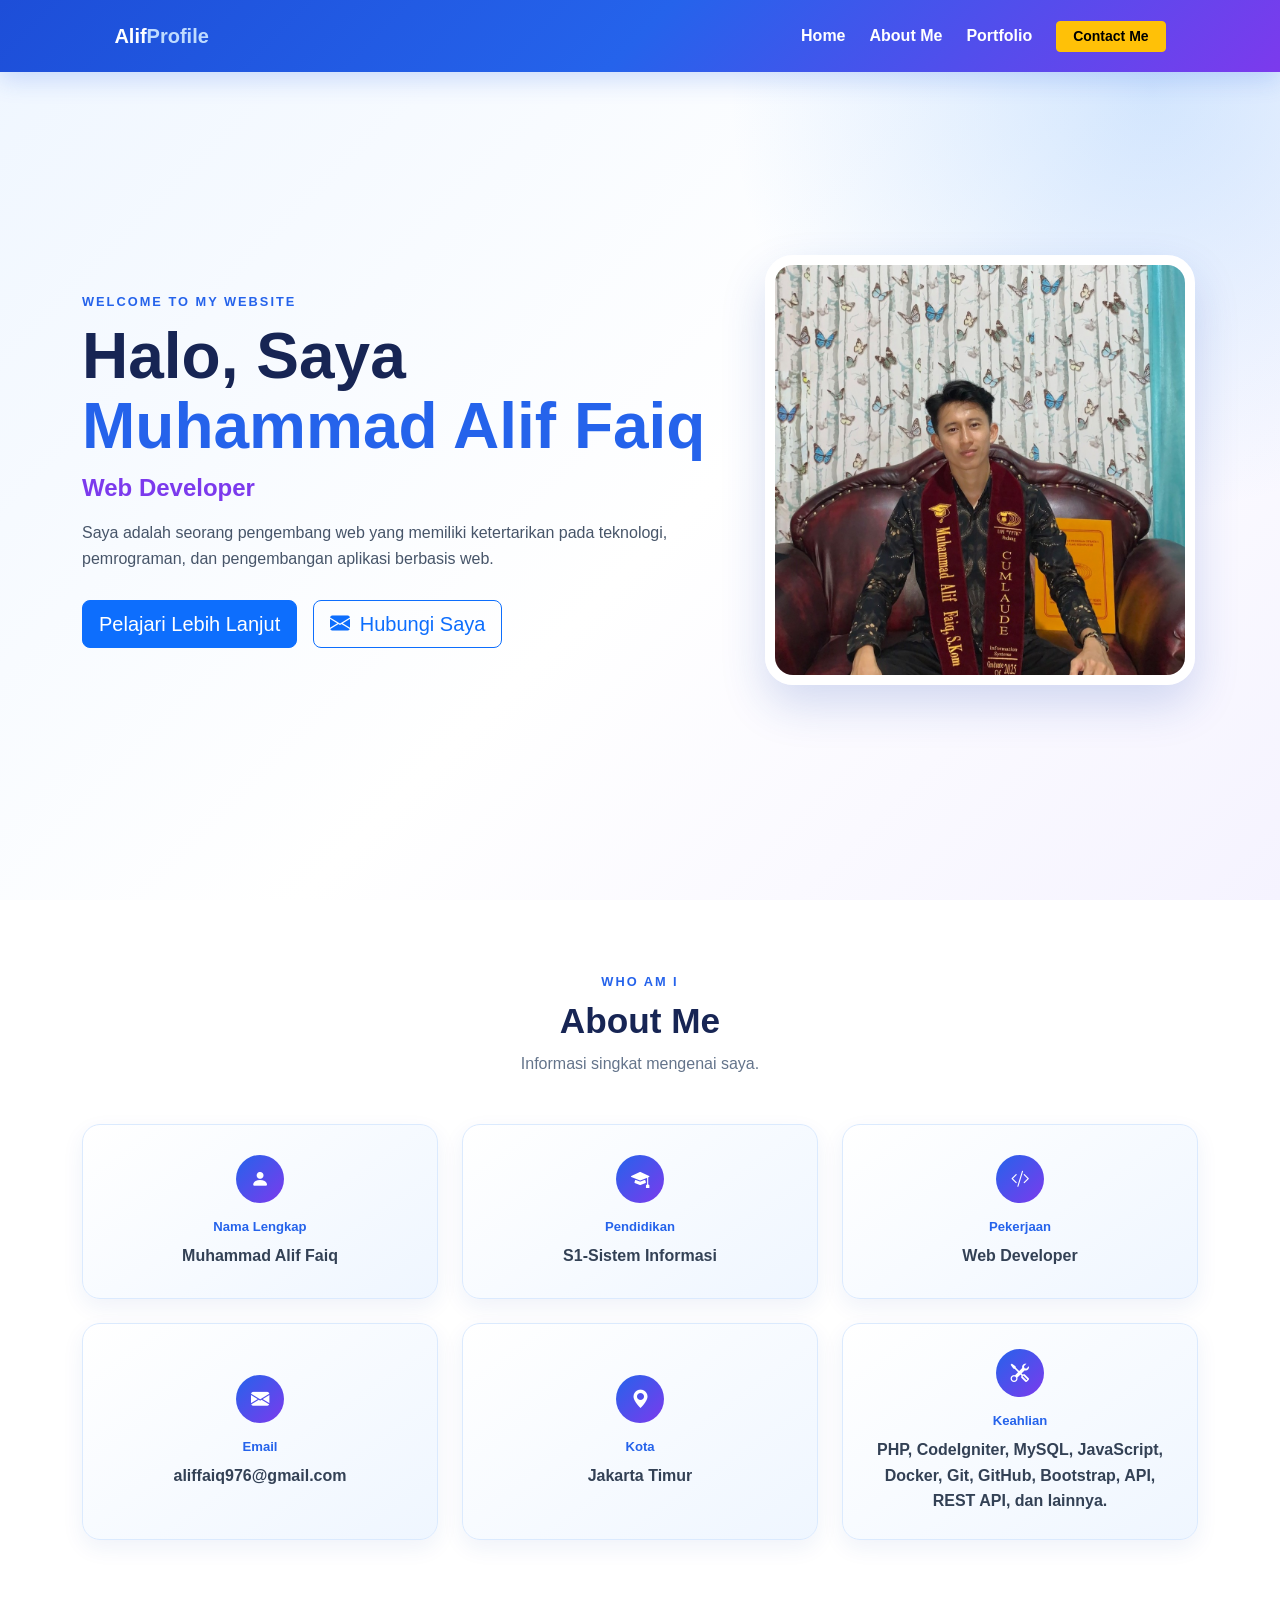
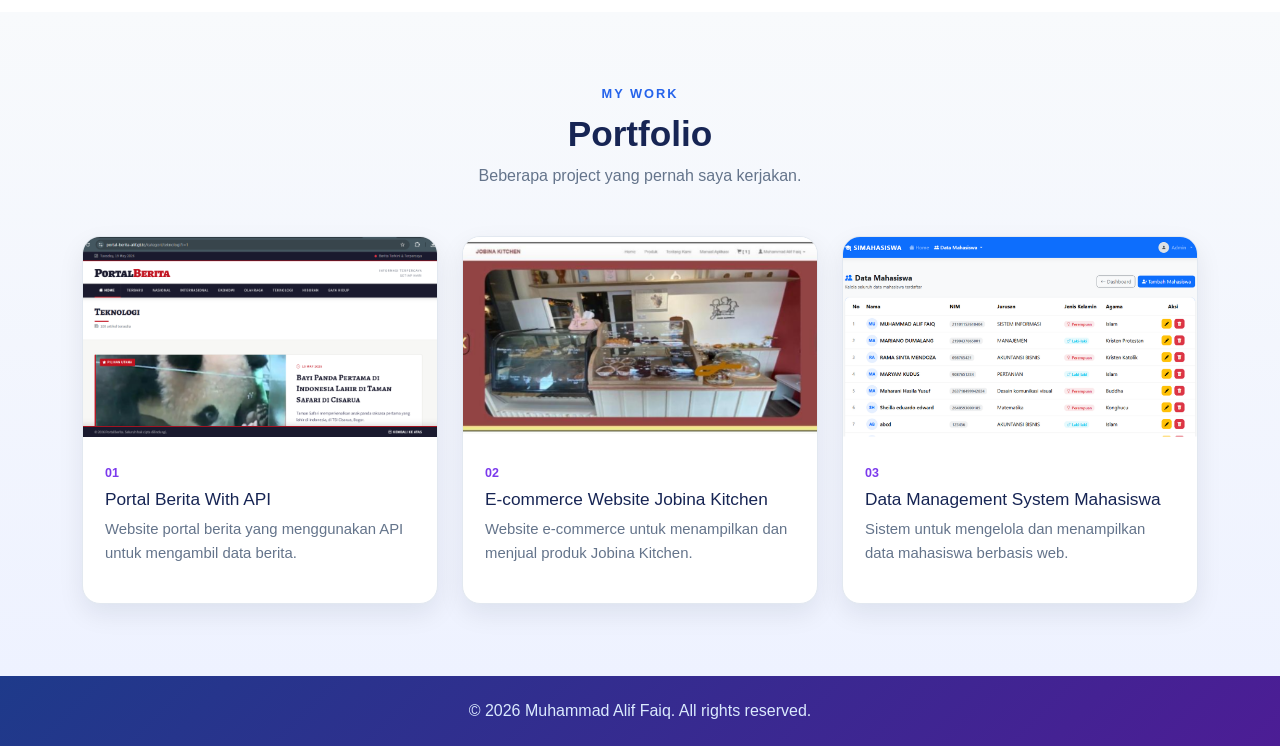
<file: sesi-3-bootstrap/index.html>
<!DOCTYPE html>
<html lang="id">
<head>
    <meta charset="UTF-8">
    <meta name="viewport" content="width=device-width, initial-scale=1.0">
    <title>Profile Biodata - Muhammad Alif Faiq</title>

    <!-- Bootstrap 5 -->
    <link href="https://cdn.jsdelivr.net/npm/bootstrap@5.3.3/dist/css/bootstrap.min.css" rel="stylesheet">
    <link rel="stylesheet" href="https://cdn.jsdelivr.net/npm/bootstrap-icons@1.11.3/font/bootstrap-icons.min.css">

    <!-- Custom CSS -->
    <link rel="stylesheet" href="style.css">
</head>

<body>

    <!-- NAVBAR -->
    <nav class="navbar navbar-expand-lg navbar-dark fixed-top custom-navbar">
        <div class="container">
            <a class="navbar-brand fw-bold" href="#home">
                Alif<span>Profile</span>
            </a>

            <button class="navbar-toggler" type="button"
                    data-bs-toggle="collapse"
                    data-bs-target="#mainNavbar"
                    aria-controls="mainNavbar"
                    aria-expanded="false"
                    aria-label="Toggle navigation">
                <span class="navbar-toggler-icon"></span>
            </button>

            <div class="collapse navbar-collapse" id="mainNavbar">
                <ul class="navbar-nav ms-auto align-items-lg-center">
                    <li class="nav-item">
                        <a class="nav-link" href="#home">Home</a>
                    </li>
                    <li class="nav-item">
                        <a class="nav-link" href="#about">About Me</a>
                    </li>
                    <li class="nav-item">
                        <a class="nav-link" href="#portfolio">Portfolio</a>
                    </li>
                    <li class="nav-item ms-lg-3 mt-2 mt-lg-0">
                        <button class="btn btn-warning btn-sm px-3"
                                data-bs-toggle="modal"
                                data-bs-target="#contactModal">
                            Contact Me
                        </button>
                    </li>
                </ul>
            </div>
        </div>
    </nav>

    <main>

        <!-- HERO / SECTION 1 -->
        <section id="home" class="hero-section">
            <div class="container">
                <div class="row align-items-center g-5">

                    <div class="col-lg-7 order-2 order-lg-1">
                        <p class="eyebrow">WELCOME TO MY WEBSITE</p>

                        <h1 class="hero-title">
                            Halo, Saya <span>Muhammad Alif Faiq</span>
                        </h1>

                        <h2 class="hero-subtitle">Web Developer</h2>

                        <p class="hero-description">
                            Saya adalah seorang pengembang web yang memiliki ketertarikan
                            pada teknologi, pemrograman, dan pengembangan aplikasi berbasis web.
                        </p>

                        <div class="d-flex flex-wrap justify-content-center justify-content-lg-start gap-3">
                            <a href="#about" class="btn btn-primary btn-lg">
                                Pelajari Lebih Lanjut
                            </a>

                            <button class="btn btn-outline-primary btn-lg"
                                    data-bs-toggle="modal"
                                    data-bs-target="#contactModal">
                                <i class="bi bi-envelope-fill me-1"></i>
                                Hubungi Saya
                            </button>
                        </div>
                    </div>

                    <div class="col-lg-5 order-1 order-lg-2">
                        <div class="hero-image-wrapper">
                            <img src="images/profile.JPG"
                                 class="img-fluid hero-image"
                                 alt="Foto profile Muhammad Alif Faiq">
                        </div>
                    </div>

                </div>
            </div>
        </section>

        <!-- ABOUT / SECTION 2 -->
        <section id="about" class="about-section py-5">
            <div class="container py-lg-4">

                <div class="section-heading text-center mb-5">
                    <p class="eyebrow">WHO AM I</p>
                    <h2>About Me</h2>
                    <p>Informasi singkat mengenai saya.</p>
                </div>

                <!-- DIV + BOOTSTRAP GRID, menggantikan TABLE -->
                <div class="row row-cols-1 row-cols-md-2 row-cols-lg-3 g-4">

                    <div class="col">
                        <div class="biodata-card h-100">
                            <i class="bi bi-person-fill biodata-icon"></i>
                            <span>Nama Lengkap</span>
                            <strong>Muhammad Alif Faiq</strong>
                        </div>
                    </div>

                    <div class="col">
                        <div class="biodata-card h-100">
                            <i class="bi bi-mortarboard-fill biodata-icon"></i>
                            <span>Pendidikan</span>
                            <strong>S1-Sistem Informasi</strong>
                        </div>
                    </div>

                    <div class="col">
                        <div class="biodata-card h-100">
                            <i class="bi bi-code-slash biodata-icon"></i>
                            <span>Pekerjaan</span>
                            <strong>Web Developer</strong>
                        </div>
                    </div>

                    <div class="col">
                        <div class="biodata-card h-100">
                            <i class="bi bi-envelope-fill biodata-icon"></i>
                            <span>Email</span>
                            <strong>aliffaiq976@gmail.com</strong>
                        </div>
                    </div>

                    <div class="col">
                        <div class="biodata-card h-100">
                            <i class="bi bi-geo-alt-fill biodata-icon"></i>
                            <span>Kota</span>
                            <strong>Jakarta Timur</strong>
                        </div>
                    </div>

                    <div class="col">
                        <div class="biodata-card h-100">
                            <i class="bi bi-tools biodata-icon"></i>
                            <span>Keahlian</span>
                            <strong>
                                PHP, CodeIgniter, MySQL, JavaScript, Docker, Git, GitHub, 
                                Bootstrap, API, REST API, dan lainnya.
                            </strong>
                        </div>
                    </div>

                </div>
            </div>
        </section>

        <!-- PORTFOLIO / SECTION 3 -->
        <section id="portfolio" class="portfolio-section py-5">
            <div class="container py-lg-4">

                <div class="section-heading text-center mb-5">
                    <p class="eyebrow">MY WORK</p>
                    <h2>Portfolio</h2>
                    <p>Beberapa project yang pernah saya kerjakan.</p>
                </div>

                <div class="row row-cols-1 row-cols-md-2 row-cols-lg-3 g-4">

                    <div class="col">
                        <article class="portfolio-card h-100">
                            <div class="portfolio-image">
                                <img src="images/projek-1.png"
                                     class="img-fluid"
                                     alt="Portal Berita With API">
                            </div>
                            <div class="portfolio-content">
                                <span class="project-number">01</span>
                                <h3>Portal Berita With API</h3>
                                <p>
                                    Website portal berita yang menggunakan API
                                    untuk mengambil data berita.
                                </p>
                            </div>
                        </article>
                    </div>

                    <div class="col">
                        <article class="portfolio-card h-100">
                            <div class="portfolio-image">
                                <img src="images/projek-2.png"
                                     class="img-fluid"
                                     alt="E-commerce Website Jobina Kitchen">
                            </div>
                            <div class="portfolio-content">
                                <span class="project-number">02</span>
                                <h3>E-commerce Website Jobina Kitchen</h3>
                                <p>
                                    Website e-commerce untuk menampilkan dan
                                    menjual produk Jobina Kitchen.
                                </p>
                            </div>
                        </article>
                    </div>

                    <div class="col">
                        <article class="portfolio-card h-100">
                            <div class="portfolio-image">
                                <img src="images/projek-3.png"
                                     class="img-fluid"
                                     alt="Data Management System Mahasiswa">
                            </div>
                            <div class="portfolio-content">
                                <span class="project-number">03</span>
                                <h3>Data Management System Mahasiswa</h3>
                                <p>
                                    Sistem untuk mengelola dan menampilkan data
                                    mahasiswa berbasis web.
                                </p>
                            </div>
                        </article>
                    </div>

                </div>
            </div>
        </section>
    </main>

    <!-- FOOTER -->
    <footer class="footer-section">
        <div class="container text-center">
            <p class="mb-0">&copy; 2026 Muhammad Alif Faiq. All rights reserved.</p>
        </div>
    </footer>

    <!-- MODAL POPUP -->
    <div class="modal fade" id="contactModal" tabindex="-1"
         aria-labelledby="contactModalLabel" aria-hidden="true">
        <div class="modal-dialog modal-dialog-centered">
            <div class="modal-content">

                <div class="modal-header bg-primary text-white">
                    <h5 class="modal-title" id="contactModalLabel">Hubungi Saya</h5>
                    <button type="button"
                            class="btn-close btn-close-white"
                            data-bs-dismiss="modal"
                            aria-label="Close"></button>
                </div>

                <div class="modal-body">
                    <p class="mb-4">
                        Terima kasih sudah mengunjungi profile saya.
                        Silakan hubungi melalui informasi berikut.
                    </p>

                    <div class="contact-item">
                        <i class="bi bi-envelope-fill"></i>
                        <div>
                            <small>Email</small>
                            <strong>aliffaiq976@gmail.com</strong>
                        </div>
                    </div>

                    <div class="contact-item">
                        <i class="bi bi-github"></i>
                        <div>
                            <small>GitHub</small>
                            <strong>github.com/alif-faiq</strong>
                        </div>
                    </div>
                    
                    <div class="contact-item">
                        <i class="bi bi-instagram"></i>
                        <div>
                            <small>Instagram</small>
                            <strong>instagram.com/alwww976</strong>
                        </div>
                    </div>
                </div>

                <div class="modal-footer">
                    <button type="button"
                            class="btn btn-secondary"
                            data-bs-dismiss="modal">
                        Tutup
                    </button>
                </div>

            </div>
        </div>
    </div>

    <!-- Bootstrap JS -->
    <script src="https://cdn.jsdelivr.net/npm/bootstrap@5.3.3/dist/js/bootstrap.bundle.min.js"></script>

</body>
</html>
</file>
<file: sesi-3-bootstrap/style.css>
/* =========================
   RESET & GLOBAL
========================= */

* {
    margin: 0;
    padding: 0;
    box-sizing: border-box;
}

html {
    scroll-behavior: smooth;/* =========================
   GLOBAL
========================= */

html {
    scroll-behavior: smooth;
    scroll-padding-top: 80px;
}

body {
    font-family: Arial, Helvetica, sans-serif;
    color: #1f2937;
    background: #f4f7ff;
}

img {
    max-width: 100%;
}

.eyebrow {
    color: #2563eb;
    font-size: 0.8rem;
    font-weight: 800;
    letter-spacing: 2px;
    margin-bottom: 8px;
}


/* =========================
   NAVBAR
========================= */

.custom-navbar {
    background: linear-gradient(135deg, #1d4ed8, #2563eb, #7c3aed);
    box-shadow: 0 8px 25px rgba(37, 99, 235, 0.2);
}

.custom-navbar .navbar-brand span {
    color: #bfdbfe;
}

.custom-navbar .nav-link {
    color: #ffffff;
    font-weight: 600;
    margin-left: 8px;
}

.custom-navbar .nav-link:hover,
.custom-navbar .nav-link:focus {
    color: #dbeafe;
}

.custom-navbar .btn-warning {
    font-weight: 700;
}


/* =========================
   HERO
========================= */

.hero-section {
    min-height: 100vh;
    display: flex;
    align-items: center;
    padding: 120px 0 80px;
    background:
        radial-gradient(circle at 90% 10%, rgba(96, 165, 250, 0.28), transparent 30%),
        linear-gradient(135deg, #eff6ff 0%, #ffffff 55%, #f5f3ff 100%);
}

.hero-title {
    color: #172554;
    font-size: clamp(2.5rem, 5vw, 4.4rem);
    line-height: 1.1;
    font-weight: 800;
    margin-bottom: 12px;
}

.hero-title span {
    color: #2563eb;
}

.hero-subtitle {
    color: #7c3aed;
    font-size: 1.5rem;
    font-weight: 700;
    margin-bottom: 18px;
}

.hero-description {
    color: #475569;
    max-width: 650px;
    margin-bottom: 28px;
}

.hero-image-wrapper {
    display: flex;
    justify-content: center;
}

.hero-image {
    width: min(430px, 100%);
    aspect-ratio: 1 / 1;
    object-fit: cover;
    border-radius: 28px;
    border: 10px solid #ffffff;
    box-shadow: 0 20px 45px rgba(30, 64, 175, 0.18);
}


/* =========================
   ABOUT
========================= */

.about-section {
    background: #ffffff;
}

.section-heading h2 {
    color: #172554;
    font-size: 2.2rem;
    font-weight: 800;
}

.section-heading > p:last-child {
    color: #64748b;
}

.biodata-card {
    min-height: 175px;
    padding: 25px;
    border: 1px solid #dbeafe;
    border-radius: 18px;
    background: linear-gradient(145deg, #ffffff, #eff6ff);
    box-shadow: 0 8px 22px rgba(30, 64, 175, 0.07);
    display: flex;
    flex-direction: column;
    align-items: center;
    justify-content: center;
    text-align: center;
    transition: transform 0.25s ease, box-shadow 0.25s ease;
}

.biodata-card:hover {
    transform: translateY(-5px);
    box-shadow: 0 15px 30px rgba(37, 99, 235, 0.14);
}

.biodata-icon {
    width: 48px;
    height: 48px;
    display: inline-flex;
    align-items: center;
    justify-content: center;
    margin-bottom: 13px;
    border-radius: 50%;
    color: #ffffff;
    background: linear-gradient(135deg, #2563eb, #7c3aed);
    font-size: 1.15rem;
}

.biodata-card span {
    color: #2563eb;
    font-size: 0.82rem;
    font-weight: 800;
    margin-bottom: 6px;
}

.biodata-card strong {
    color: #334155;
    overflow-wrap: anywhere;
}


/* =========================
   PORTFOLIO
========================= */

.portfolio-section {
    background: linear-gradient(180deg, #f8fafc 0%, #eef2ff 100%);
}

.portfolio-card {
    overflow: hidden;
    border-radius: 18px;
    background: #ffffff;
    border: 1px solid #e2e8f0;
    box-shadow: 0 10px 26px rgba(15, 23, 42, 0.08);
    transition: transform 0.25s ease, box-shadow 0.25s ease;
}

.portfolio-card:hover {
    transform: translateY(-6px);
    box-shadow: 0 18px 35px rgba(37, 99, 235, 0.14);
}

.portfolio-image {
    aspect-ratio: 16 / 9;
    overflow: hidden;
    background: #e2e8f0;
}

.portfolio-image img {
    width: 100%;
    height: 100%;
    object-fit: cover;
    transition: transform 0.35s ease;
}

.portfolio-card:hover .portfolio-image img {
    transform: scale(1.04);
}

.portfolio-content {
    padding: 22px;
}

.project-number {
    color: #7c3aed;
    font-size: 0.78rem;
    font-weight: 800;
}

.portfolio-content h3 {
    color: #172554;
    font-size: 1.08rem;
    margin: 5px 0 8px;
}

.portfolio-content p {
    color: #64748b;
    font-size: 0.93rem;
}


/* =========================
   MODAL
========================= */

.modal-content {
    border: 0;
    border-radius: 18px;
    overflow: hidden;
}

.modal-header {
    border: 0;
}

.contact-item {
    display: flex;
    align-items: center;
    gap: 15px;
    padding: 14px;
    margin-bottom: 12px;
    border-radius: 12px;
    background: #f8fafc;
}

.contact-item i {
    width: 42px;
    height: 42px;
    display: flex;
    align-items: center;
    justify-content: center;
    border-radius: 50%;
    color: #ffffff;
    background: linear-gradient(135deg, #2563eb, #7c3aed);
}

.contact-item small {
    display: block;
    color: #64748b;
}

.contact-item strong {
    display: block;
    color: #334155;
    overflow-wrap: anywhere;
}


/* =========================
   FOOTER
========================= */

.footer-section {
    padding: 22px 0;
    color: #dbeafe;
    background: linear-gradient(135deg, #1e3a8a, #4c1d95);
}


/* =========================
   TABLET
========================= */

@media (max-width: 991.98px) {
    .hero-section {
        padding-top: 120px;
        padding-bottom: 70px;
    }

    .hero-title {
        font-size: clamp(2.4rem, 7vw, 3.6rem);
    }

    .custom-navbar .nav-link {
        margin-left: 0;
    }
}


/* =========================
   MOBILE
========================= */

@media (max-width: 767.98px) {
    .hero-section {
        min-height: auto;
        text-align: center;
        padding-top: 115px;
        padding-bottom: 65px;
    }

    .hero-image-wrapper {
        order: -1;
    }

    .hero-image {
        width: min(310px, 90%);
        border-width: 7px;
    }

    .hero-description {
        margin-left: auto;
        margin-right: auto;
    }

    .section-heading h2 {
        font-size: 1.8rem;
    }

    .biodata-card {
        min-height: 150px;
    }
}


/* =========================
   SMALL MOBILE
========================= */

@media (max-width: 420px) {
    .hero-title {
        font-size: 2rem;
    }

    .hero-subtitle {
        font-size: 1.25rem;
    }

    .hero-section .btn {
        width: 100%;
    }

    .portfolio-content {
        padding: 18px;
    }
}

}

body {
    font-family: Arial, Helvetica, sans-serif;
    color: #1f2937;
    background: #f4f7ff;
    line-height: 1.6;
}

img {
    max-width: 100%;
    display: block;
}

a {
    text-decoration: none;
}


/* =========================
   HEADER / NAVBAR
========================= */

.site-header {
    position: sticky;
    top: 0;
    z-index: 1000;
}

.navbar {
    min-height: 72px;
    padding: 0 8%;
    display: flex;
    align-items: center;
    justify-content: space-between;
    background: linear-gradient(135deg, #1d4ed8, #2563eb, #7c3aed);
    box-shadow: 0 8px 25px rgba(37, 99, 235, 0.22);
}

.logo {
    color: #ffffff;
    font-size: 1.45rem;
    font-weight: 800;
}

.logo span {
    color: #bfdbfe;
}

.menu {
    list-style: none;
    display: flex;
    align-items: center;
    gap: 30px;
}

.menu a {
    color: #ffffff;
    font-weight: 700;
    transition: 0.25s ease;
}

.menu a:hover {
    color: #dbeafe;
}


/* =========================
   SHARED SECTION
========================= */

.section {
    padding: 85px 8%;
}

.section-heading {
    text-align: center;
    margin-bottom: 38px;
}

.eyebrow {
    color: #2563eb;
    font-size: 0.8rem;
    font-weight: 800;
    letter-spacing: 2px;
    margin-bottom: 8px;
}

.section-heading h2 {
    font-size: 2.2rem;
    color: #172554;
    margin-bottom: 8px;
}

.section-heading > p:last-child {
    color: #64748b;
}


/* =========================
   HERO - CSS GRID
========================= */

.hero {
    min-height: calc(100vh - 72px);
    padding: 70px 8%;
    display: grid;
    grid-template-columns: 1.15fr 0.85fr;
    align-items: center;
    gap: 60px;
    background:
        radial-gradient(circle at top right, rgba(96, 165, 250, 0.25), transparent 35%),
        linear-gradient(135deg, #eff6ff 0%, #ffffff 55%, #f5f3ff 100%);
}

.hero-content h1 {
    font-size: clamp(2.4rem, 5vw, 4.2rem);
    line-height: 1.12;
    color: #172554;
    margin-bottom: 12px;
}

.hero-content h1 span {
    color: #2563eb;
}

.hero-content h2 {
    color: #7c3aed;
    font-size: 1.5rem;
    margin-bottom: 18px;
}

.hero-description {
    max-width: 620px;
    color: #475569;
    margin-bottom: 28px;
}

.button {
    display: inline-block;
    padding: 12px 22px;
    border-radius: 10px;
    background: linear-gradient(135deg, #2563eb, #7c3aed);
    color: #ffffff;
    font-weight: 700;
    box-shadow: 0 10px 22px rgba(37, 99, 235, 0.22);
    transition: transform 0.25s ease, box-shadow 0.25s ease;
}

.button:hover {
    transform: translateY(-2px);
    box-shadow: 0 14px 26px rgba(124, 58, 237, 0.25);
}

.hero-image {
    display: flex;
    justify-content: center;
}

.hero-image img {
    width: min(420px, 100%);
    aspect-ratio: 1 / 1;
    object-fit: cover;
    border-radius: 28px;
    border: 10px solid #ffffff;
    box-shadow: 0 20px 45px rgba(30, 64, 175, 0.18);
}


/* =========================
   BIODATA - DIV + CSS GRID
========================= */

.about {
    background: #ffffff;
}

.biodata-grid {
    display: grid;
    grid-template-columns: repeat(3, 1fr);
    gap: 18px;
}

.biodata-card {
    min-height: 125px;
    padding: 23px;
    border: 1px solid #dbeafe;
    border-radius: 16px;
    background: linear-gradient(145deg, #ffffff, #eff6ff);
    box-shadow: 0 8px 22px rgba(30, 64, 175, 0.07);
    display: flex;
    flex-direction: column;
    justify-content: center;
    transition: transform 0.25s ease, box-shadow 0.25s ease;
}

.biodata-card:hover {
    transform: translateY(-4px);
    box-shadow: 0 14px 28px rgba(37, 99, 235, 0.13);
}

.biodata-label {
    color: #2563eb;
    font-size: 0.83rem;
    font-weight: 800;
    margin-bottom: 6px;
}

.biodata-card strong {
    color: #334155;
    overflow-wrap: anywhere;
}


/* =========================
   PORTFOLIO - CSS GRID
========================= */

.portfolio {
    background:
        linear-gradient(180deg, #f8fafc 0%, #eef2ff 100%);
}

.portfolio-grid {
    display: grid;
    grid-template-columns: repeat(3, 1fr);
    gap: 22px;
}

.portfolio-card {
    overflow: hidden;
    border-radius: 18px;
    background: #ffffff;
    border: 1px solid #e2e8f0;
    box-shadow: 0 10px 26px rgba(15, 23, 42, 0.08);
    transition: transform 0.25s ease, box-shadow 0.25s ease;
}

.portfolio-card:hover {
    transform: translateY(-6px);
    box-shadow: 0 18px 35px rgba(37, 99, 235, 0.14);
}

.portfolio-image {
    aspect-ratio: 16 / 9;
    overflow: hidden;
    background: #e2e8f0;
}

.portfolio-image img {
    width: 100%;
    height: 100%;
    object-fit: cover;
    transition: transform 0.35s ease;
}

.portfolio-card:hover .portfolio-image img {
    transform: scale(1.04);
}

.portfolio-content {
    padding: 22px;
}

.project-number {
    color: #7c3aed;
    font-size: 0.78rem;
    font-weight: 800;
}

.portfolio-content h3 {
    margin: 5px 0 8px;
    color: #172554;
    font-size: 1.1rem;
}

.portfolio-content p {
    color: #64748b;
    font-size: 0.93rem;
}


/* =========================
   FOOTER
========================= */

footer {
    padding: 22px 8%;
    text-align: center;
    color: #dbeafe;
    background: linear-gradient(135deg, #1e3a8a, #4c1d95);
}


/* =========================
   RESPONSIVE : TABLET
========================= */

@media (max-width: 992px) {
    .navbar {
        padding: 0 5%;
    }

    .hero,
    .section {
        padding-left: 5%;
        padding-right: 5%;
    }

    .hero {
        grid-template-columns: 1fr 0.9fr;
        gap: 35px;
    }

    .biodata-grid,
    .portfolio-grid {
        grid-template-columns: repeat(2, 1fr);
    }

    .biodata-card:last-child {
        grid-column: span 2;
    }
}


/* =========================
   RESPONSIVE : MOBILE
========================= */

@media (max-width: 700px) {
    .navbar {
        min-height: auto;
        padding: 18px 5%;
        flex-direction: column;
        gap: 12px;
    }

    .menu {
        gap: 18px;
        flex-wrap: wrap;
        justify-content: center;
    }

    .menu a {
        font-size: 0.9rem;
    }

    .hero {
        min-height: auto;
        padding-top: 55px;
        padding-bottom: 55px;
        grid-template-columns: 1fr;
        text-align: center;
        gap: 35px;
    }

    .hero-description {
        margin-left: auto;
        margin-right: auto;
    }

    .hero-image {
        order: -1;
    }

    .hero-image img {
        width: min(300px, 90%);
    }

    .section {
        padding-top: 60px;
        padding-bottom: 60px;
    }

    .section-heading h2 {
        font-size: 1.8rem;
    }

    .biodata-grid,
    .portfolio-grid {
        grid-template-columns: 1fr;
    }

    .biodata-card:last-child {
        grid-column: auto;
    }

    .biodata-card {
        min-height: 110px;
    }
}


/* =========================
   SMALL MOBILE
========================= */

@media (max-width: 420px) {
    .logo {
        font-size: 1.2rem;
    }

    .menu {
        gap: 12px;
    }

    .hero-content h1 {
        font-size: 2rem;
    }

    .hero-content h2 {
        font-size: 1.25rem;
    }

    .section {
        padding-left: 5%;
        padding-right: 5%;
    }
}
</file>
